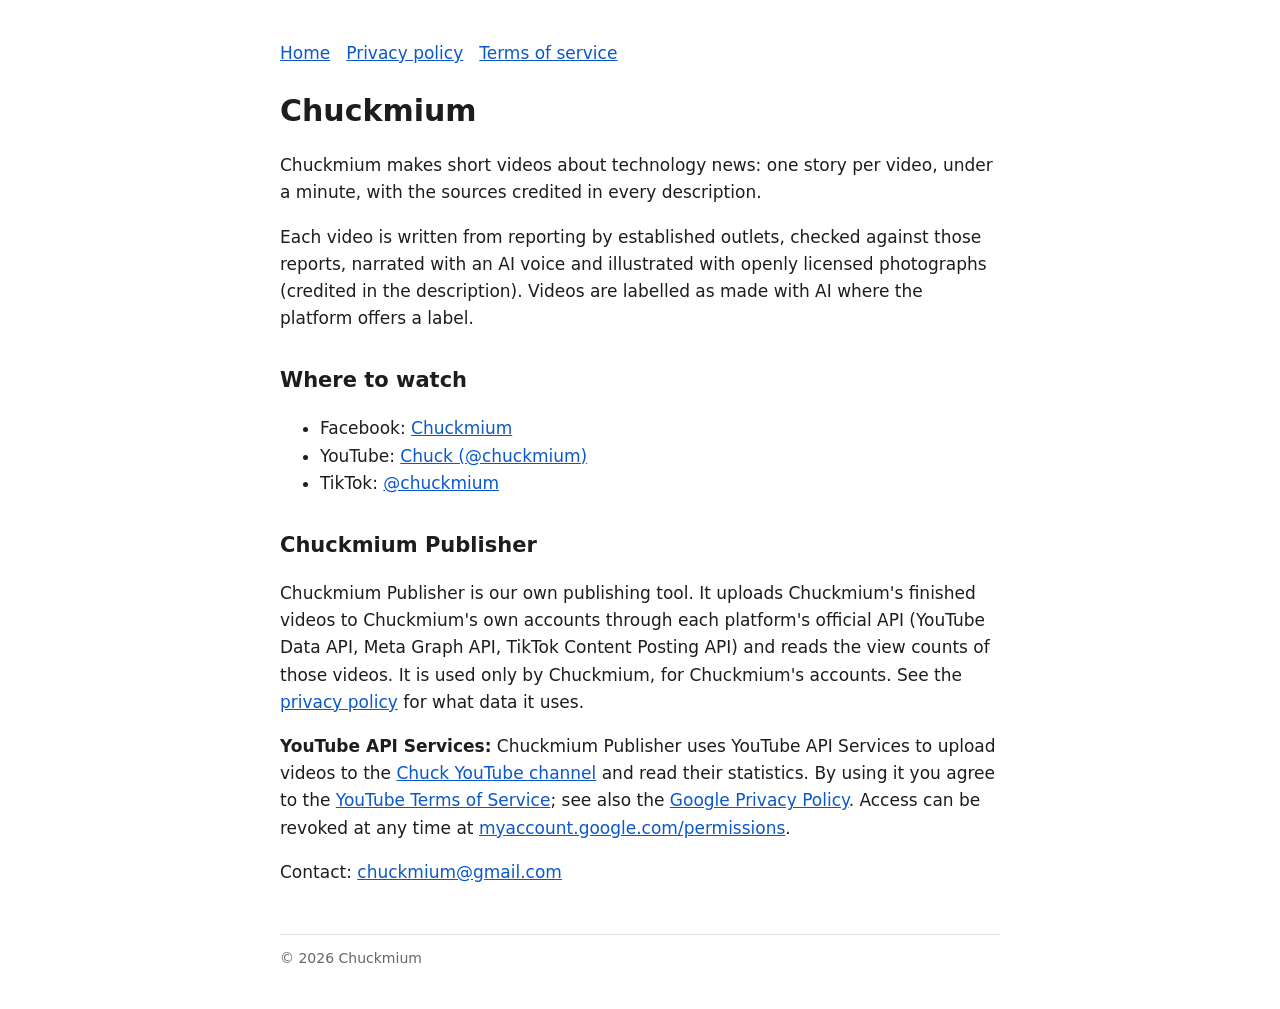
<file: index.html>
<!DOCTYPE html>
<html lang="en"><head><meta charset="utf-8"><meta name="viewport" content="width=device-width,initial-scale=1">
<title>Chuckmium</title><link rel="stylesheet" href="style.css"></head><body>
<nav><a href="index.html">Home</a><a href="privacy.html">Privacy policy</a><a href="terms.html">Terms of service</a></nav>
<h1>Chuckmium</h1>
<p>Chuckmium makes short videos about technology news: one story per video, under a minute, with the sources credited in every description.</p>
<p>Each video is written from reporting by established outlets, checked against those reports, narrated with an AI voice and illustrated with
openly licensed photographs (credited in the description). Videos are labelled as made with AI where the platform offers a label.</p>
<h2>Where to watch</h2>
<ul>
<li>Facebook: <a href="https://www.facebook.com/profile.php?id=61596643599506">Chuckmium</a></li>
<li>YouTube: <a href="https://www.youtube.com/@chuckmium">Chuck (@chuckmium)</a></li>
<li>TikTok: <a href="https://www.tiktok.com/@chuckmium">@chuckmium</a></li>
</ul>
<h2>Chuckmium Publisher</h2>
<p>Chuckmium Publisher is our own publishing tool. It uploads Chuckmium's finished videos to Chuckmium's own accounts through each platform's
official API (YouTube Data API, Meta Graph API, TikTok Content Posting API) and reads the view counts of those videos. It is used only by
Chuckmium, for Chuckmium's accounts. See the <a href="privacy.html">privacy policy</a> for what data it uses.</p>
<p><strong>YouTube API Services:</strong> Chuckmium Publisher uses YouTube API Services to upload videos to the
<a href="https://www.youtube.com/@chuckmium">Chuck YouTube channel</a> and read their statistics. By using it you agree to the
<a href="https://www.youtube.com/t/terms">YouTube Terms of Service</a>; see also the <a href="https://policies.google.com/privacy">Google Privacy Policy</a>.
Access can be revoked at any time at <a href="https://myaccount.google.com/permissions">myaccount.google.com/permissions</a>.</p>
<p>Contact: <a href="mailto:chuckmium@gmail.com">chuckmium@gmail.com</a></p>
<footer>© 2026 Chuckmium</footer>
</body></html>
</file>
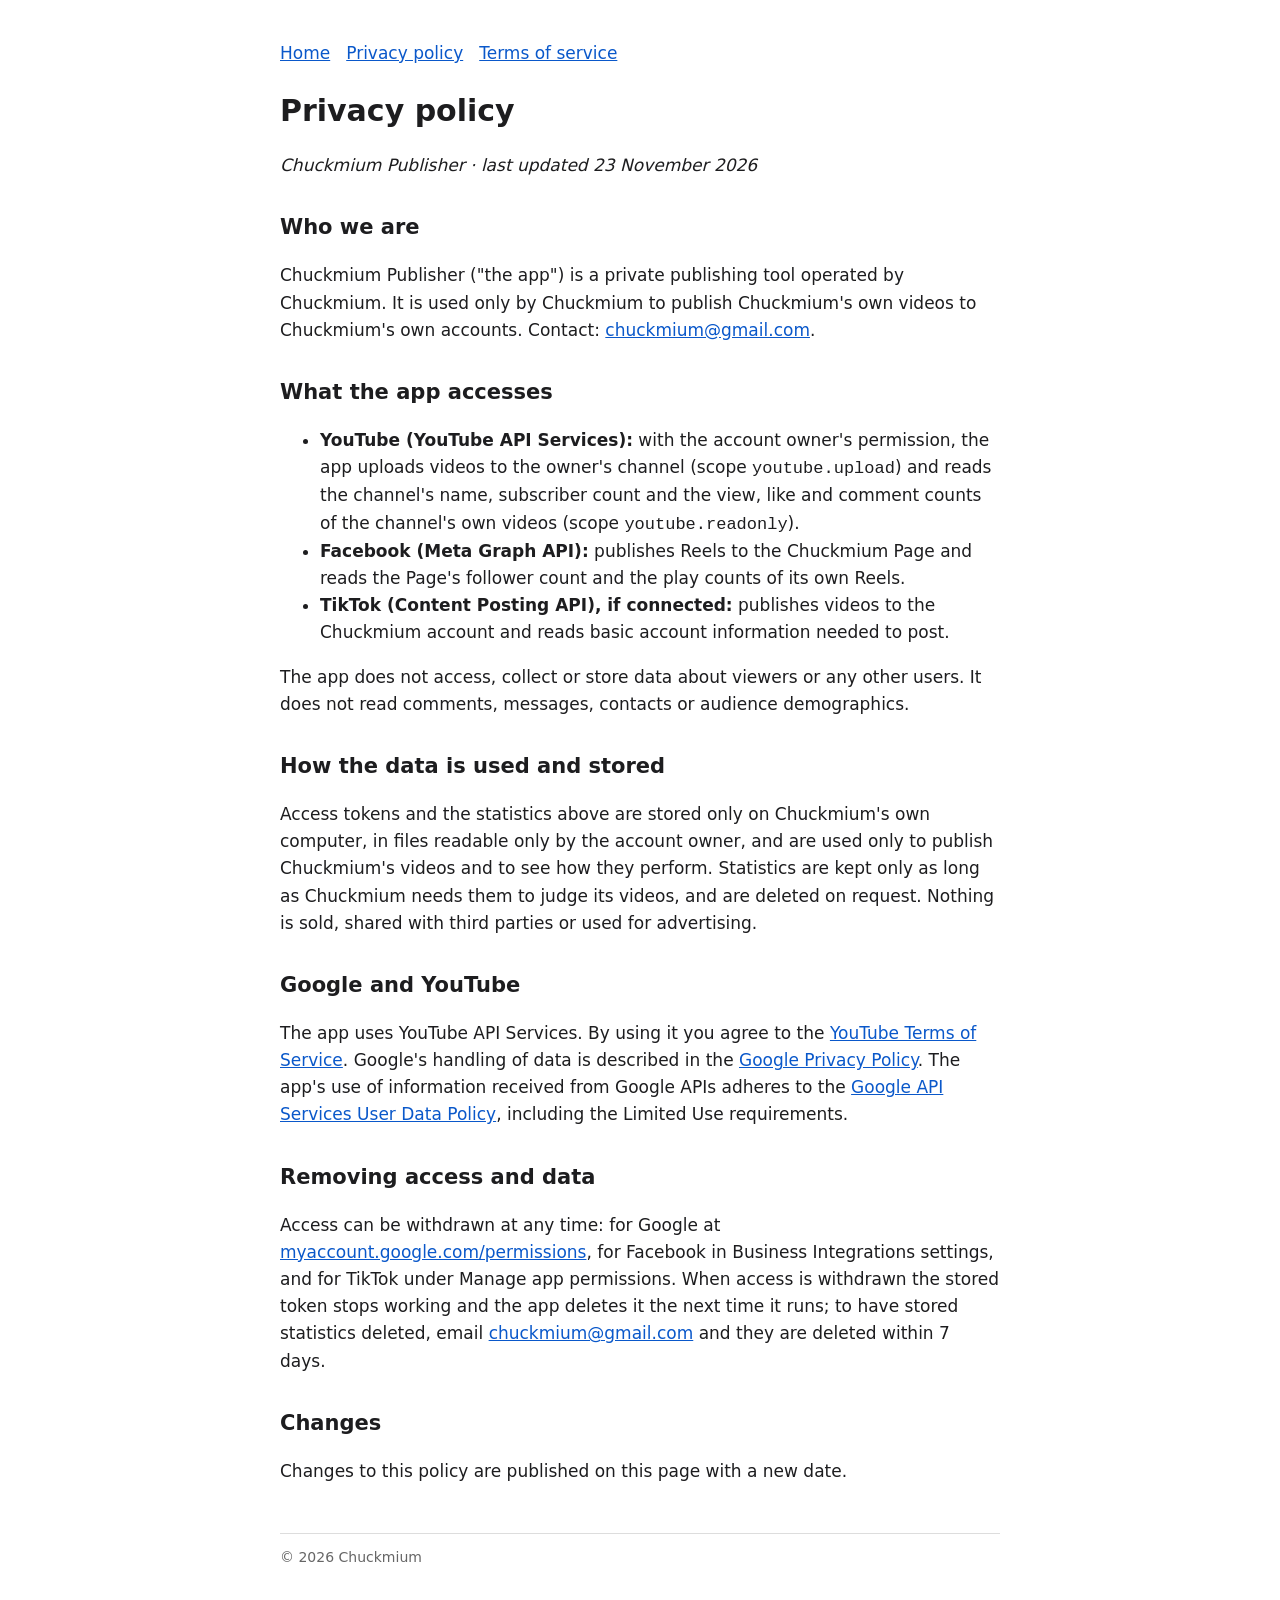
<file: privacy.html>
<!DOCTYPE html>
<html lang="en"><head><meta charset="utf-8"><meta name="viewport" content="width=device-width,initial-scale=1">
<title>Privacy policy – Chuckmium Publisher</title><link rel="stylesheet" href="style.css"></head><body>
<nav><a href="index.html">Home</a><a href="privacy.html">Privacy policy</a><a href="terms.html">Terms of service</a></nav>
<h1>Privacy policy</h1>
<p><em>Chuckmium Publisher · last updated 23 November 2026</em></p>

<h2>Who we are</h2>
<p>Chuckmium Publisher ("the app") is a private publishing tool operated by Chuckmium. It is used only by Chuckmium to publish
Chuckmium's own videos to Chuckmium's own accounts. Contact: <a href="mailto:chuckmium@gmail.com">chuckmium@gmail.com</a>.</p>

<h2>What the app accesses</h2>
<ul>
<li><strong>YouTube (YouTube API Services):</strong> with the account owner's permission, the app uploads videos to the owner's channel
(scope <code>youtube.upload</code>) and reads the channel's name, subscriber count and the view, like and comment counts of the channel's
own videos (scope <code>youtube.readonly</code>).</li>
<li><strong>Facebook (Meta Graph API):</strong> publishes Reels to the Chuckmium Page and reads the Page's follower count and the play
counts of its own Reels.</li>
<li><strong>TikTok (Content Posting API), if connected:</strong> publishes videos to the Chuckmium account and reads basic account information
needed to post.</li>
</ul>
<p>The app does not access, collect or store data about viewers or any other users. It does not read comments, messages, contacts or
audience demographics.</p>

<h2>How the data is used and stored</h2>
<p>Access tokens and the statistics above are stored only on Chuckmium's own computer, in files readable only by the account owner, and are
used only to publish Chuckmium's videos and to see how they perform. Statistics are kept only as long as Chuckmium needs them to judge its videos, and are deleted on request. Nothing is sold, shared with
third parties or used for advertising.</p>

<h2>Google and YouTube</h2>
<p>The app uses YouTube API Services. By using it you agree to the <a href="https://www.youtube.com/t/terms">YouTube Terms of Service</a>.
Google's handling of data is described in the <a href="https://policies.google.com/privacy">Google Privacy Policy</a>. The app's use of
information received from Google APIs adheres to the
<a href="https://developers.google.com/terms/api-services-user-data-policy">Google API Services User Data Policy</a>, including the Limited
Use requirements.</p>

<h2>Removing access and data</h2>
<p>Access can be withdrawn at any time: for Google at <a href="https://myaccount.google.com/permissions">myaccount.google.com/permissions</a>,
for Facebook in Business Integrations settings, and for TikTok under Manage app permissions. When access is withdrawn the stored token stops working and the app deletes it the next time it runs; to have stored statistics deleted, email <a href="mailto:chuckmium@gmail.com">chuckmium@gmail.com</a> and they are deleted
within 7 days.</p>

<h2>Changes</h2>
<p>Changes to this policy are published on this page with a new date.</p>
<footer>© 2026 Chuckmium</footer>
</body></html>
</file>
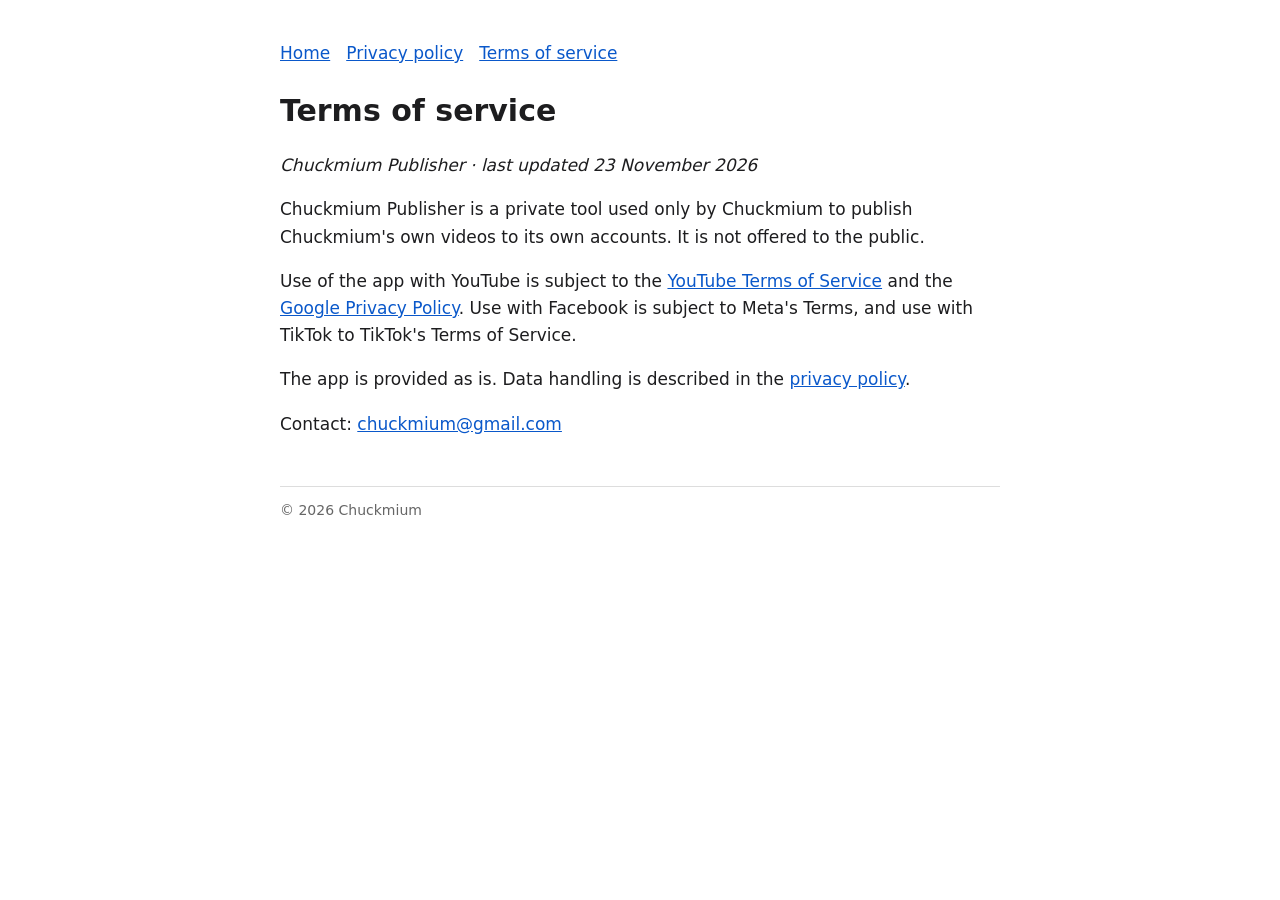
<file: terms.html>
<!DOCTYPE html>
<html lang="en"><head><meta charset="utf-8"><meta name="viewport" content="width=device-width,initial-scale=1">
<title>Terms of service – Chuckmium Publisher</title><link rel="stylesheet" href="style.css"></head><body>
<nav><a href="index.html">Home</a><a href="privacy.html">Privacy policy</a><a href="terms.html">Terms of service</a></nav>
<h1>Terms of service</h1>
<p><em>Chuckmium Publisher · last updated 23 November 2026</em></p>
<p>Chuckmium Publisher is a private tool used only by Chuckmium to publish Chuckmium's own videos to its own accounts. It is not offered to
the public.</p>
<p>Use of the app with YouTube is subject to the <a href="https://www.youtube.com/t/terms">YouTube Terms of Service</a> and the
<a href="https://policies.google.com/privacy">Google Privacy Policy</a>. Use with Facebook is subject to Meta's Terms, and use with TikTok
to TikTok's Terms of Service.</p>
<p>The app is provided as is. Data handling is described in the <a href="privacy.html">privacy policy</a>.</p>
<p>Contact: <a href="mailto:chuckmium@gmail.com">chuckmium@gmail.com</a></p>
<footer>© 2026 Chuckmium</footer>
</body></html>
</file>
<file: style.css>
body{font:17px/1.6 system-ui,-apple-system,Segoe UI,Roboto,sans-serif;max-width:720px;margin:40px auto;padding:0 20px;color:#1d1d1f}
h1{font-size:30px;margin-bottom:4px}h2{font-size:21px;margin-top:32px}a{color:#0a58ca}
nav a{margin-right:16px}footer{margin-top:48px;font-size:14px;color:#666;border-top:1px solid #ddd;padding-top:12px}
</file>
